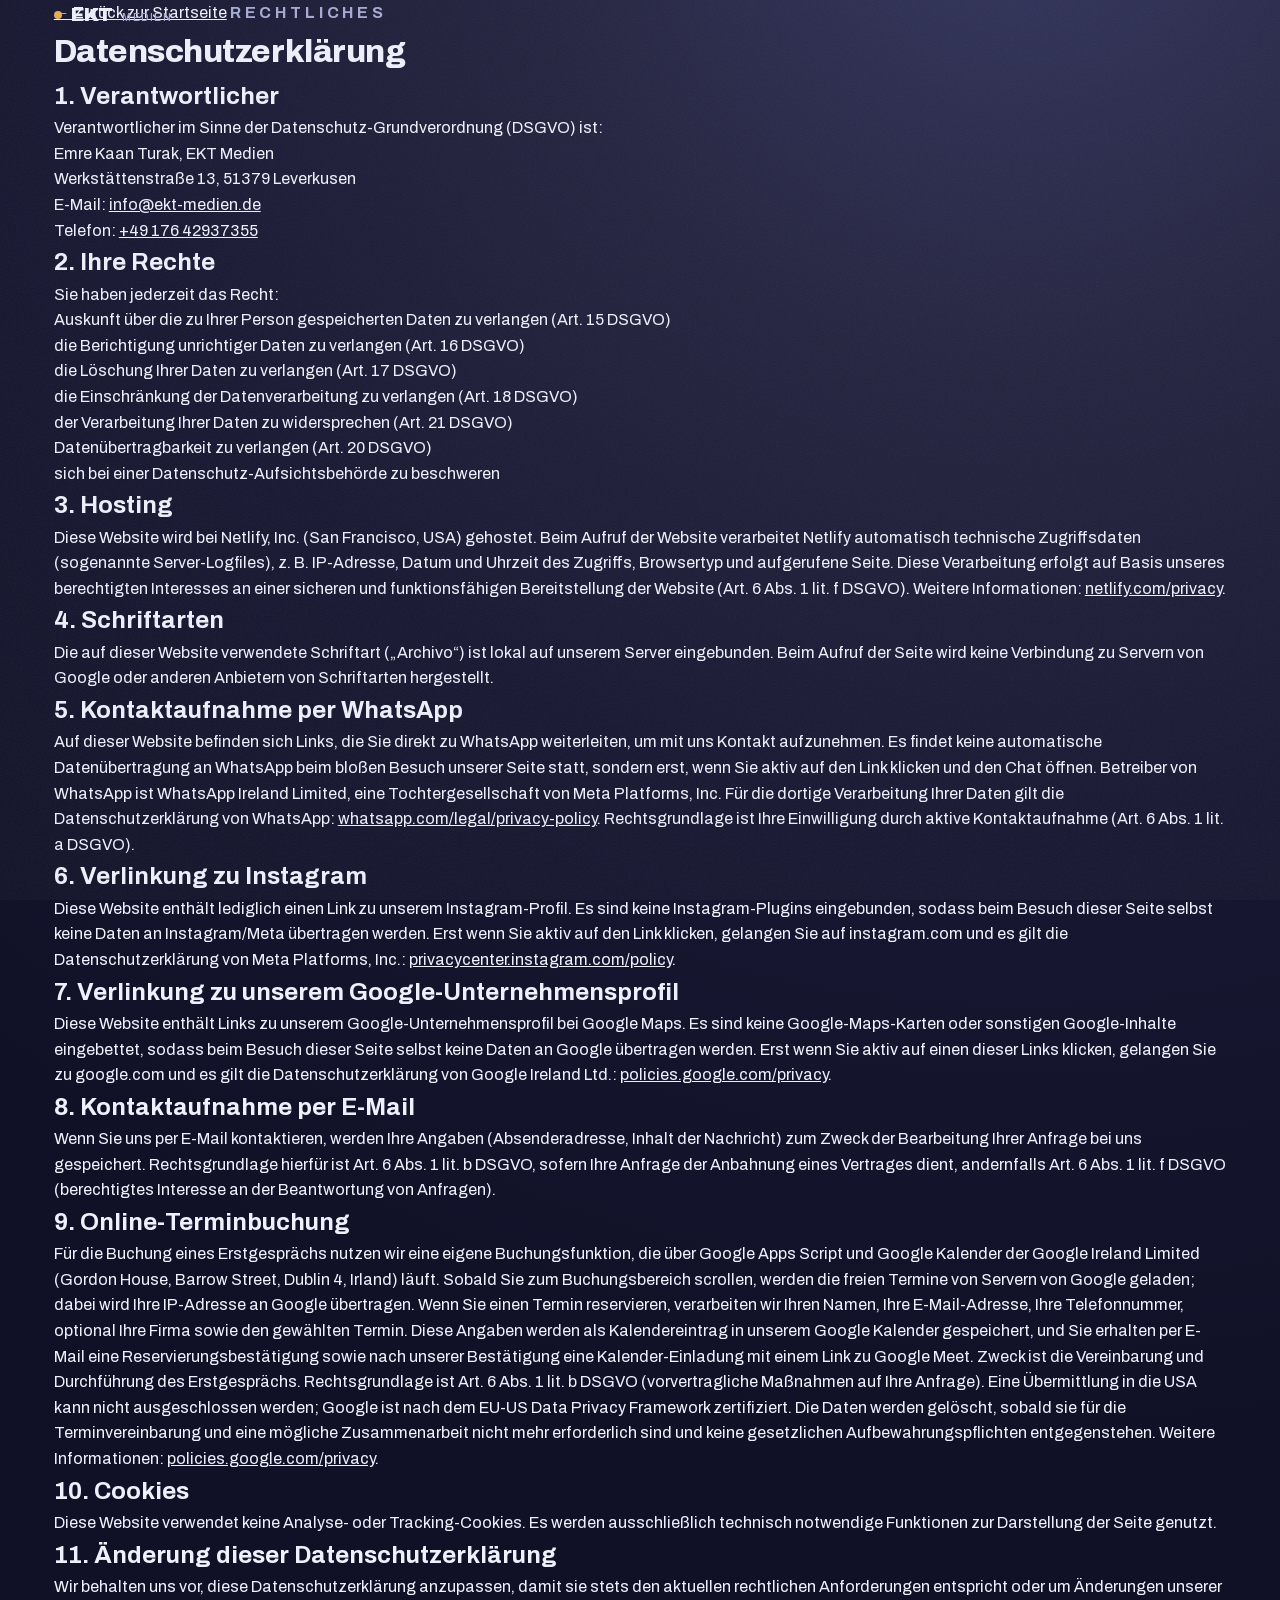
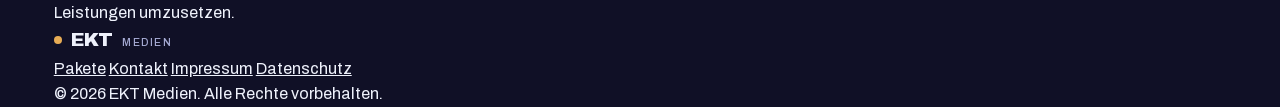
<file: datenschutz.html>
<!DOCTYPE html>
<html lang="de">
<head>
<meta charset="UTF-8">
<meta name="viewport" content="width=device-width, initial-scale=1">
<title>Datenschutzerklärung – EKT Medien</title>
<meta name="robots" content="noindex, follow">
<link rel="preload" href="assets/fonts/archivo-latin-v25.woff2" as="font" type="font/woff2" crossorigin>
<link rel="stylesheet" href="brand-tokens.css">
<link rel="stylesheet" href="styles.css">
</head>
<body class="brand-bg">

<nav class="nav">
  <div class="wrap">
    <a class="brand" href="index.html#top"><span class="dot"></span><span class="name">EKT</span><span class="sub">Medien</span></a>
  </div>
</nav>

<main class="legal">
  <div class="wrap">
    <a class="back" href="index.html#top">← Zurück zur Startseite</a>
    <span class="kicker">Rechtliches</span>
    <h1 class="headline">Datenschutzerklärung</h1>

    <h2>1. Verantwortlicher</h2>
    <p>
      Verantwortlicher im Sinne der Datenschutz-Grundverordnung (DSGVO) ist:<br>
      Emre Kaan Turak, EKT Medien<br>
      Werkstättenstraße 13, 51379 Leverkusen<br>
      E-Mail: <a class="inline" href="mailto:info@ekt-medien.de">info@ekt-medien.de</a><br>
      Telefon: <a class="inline" href="tel:+4917642937355">+49 176 42937355</a>
    </p>

    <h2>2. Ihre Rechte</h2>
    <p>Sie haben jederzeit das Recht:</p>
    <ul>
      <li>Auskunft über die zu Ihrer Person gespeicherten Daten zu verlangen (Art. 15 DSGVO)</li>
      <li>die Berichtigung unrichtiger Daten zu verlangen (Art. 16 DSGVO)</li>
      <li>die Löschung Ihrer Daten zu verlangen (Art. 17 DSGVO)</li>
      <li>die Einschränkung der Datenverarbeitung zu verlangen (Art. 18 DSGVO)</li>
      <li>der Verarbeitung Ihrer Daten zu widersprechen (Art. 21 DSGVO)</li>
      <li>Datenübertragbarkeit zu verlangen (Art. 20 DSGVO)</li>
      <li>sich bei einer Datenschutz-Aufsichtsbehörde zu beschweren</li>
    </ul>

    <h2>3. Hosting</h2>
    <p>
      Diese Website wird bei Netlify, Inc. (San Francisco, USA) gehostet. Beim Aufruf der Website verarbeitet Netlify automatisch technische Zugriffsdaten (sogenannte Server-Logfiles), z. B. IP-Adresse, Datum und Uhrzeit des Zugriffs, Browsertyp und aufgerufene Seite. Diese Verarbeitung erfolgt auf Basis unseres berechtigten Interesses an einer sicheren und funktionsfähigen Bereitstellung der Website (Art. 6 Abs. 1 lit. f DSGVO). Weitere Informationen: <a class="inline" href="https://www.netlify.com/privacy/" target="_blank" rel="noopener">netlify.com/privacy</a>.
    </p>

    <h2>4. Schriftarten</h2>
    <p>
      Die auf dieser Website verwendete Schriftart („Archivo“) ist lokal auf unserem Server eingebunden. Beim Aufruf der Seite wird keine Verbindung zu Servern von Google oder anderen Anbietern von Schriftarten hergestellt.
    </p>

    <h2>5. Kontaktaufnahme per WhatsApp</h2>
    <p>
      Auf dieser Website befinden sich Links, die Sie direkt zu WhatsApp weiterleiten, um mit uns Kontakt aufzunehmen. Es findet keine automatische Datenübertragung an WhatsApp beim bloßen Besuch unserer Seite statt, sondern erst, wenn Sie aktiv auf den Link klicken und den Chat öffnen. Betreiber von WhatsApp ist WhatsApp Ireland Limited, eine Tochtergesellschaft von Meta Platforms, Inc. Für die dortige Verarbeitung Ihrer Daten gilt die Datenschutzerklärung von WhatsApp: <a class="inline" href="https://www.whatsapp.com/legal/privacy-policy" target="_blank" rel="noopener">whatsapp.com/legal/privacy-policy</a>. Rechtsgrundlage ist Ihre Einwilligung durch aktive Kontaktaufnahme (Art. 6 Abs. 1 lit. a DSGVO).
    </p>

    <h2>6. Verlinkung zu Instagram</h2>
    <p>
      Diese Website enthält lediglich einen Link zu unserem Instagram-Profil. Es sind keine Instagram-Plugins eingebunden, sodass beim Besuch dieser Seite selbst keine Daten an Instagram/Meta übertragen werden. Erst wenn Sie aktiv auf den Link klicken, gelangen Sie auf instagram.com und es gilt die Datenschutzerklärung von Meta Platforms, Inc.: <a class="inline" href="https://privacycenter.instagram.com/policy" target="_blank" rel="noopener">privacycenter.instagram.com/policy</a>.
    </p>

    <h2>7. Verlinkung zu unserem Google-Unternehmensprofil</h2>
    <p>
      Diese Website enthält Links zu unserem Google-Unternehmensprofil bei Google Maps. Es sind keine Google-Maps-Karten oder sonstigen Google-Inhalte eingebettet, sodass beim Besuch dieser Seite selbst keine Daten an Google übertragen werden. Erst wenn Sie aktiv auf einen dieser Links klicken, gelangen Sie zu google.com und es gilt die Datenschutzerklärung von Google Ireland Ltd.: <a class="inline" href="https://policies.google.com/privacy" target="_blank" rel="noopener">policies.google.com/privacy</a>.
    </p>

    <h2>8. Kontaktaufnahme per E-Mail</h2>
    <p>
      Wenn Sie uns per E-Mail kontaktieren, werden Ihre Angaben (Absenderadresse, Inhalt der Nachricht) zum Zweck der Bearbeitung Ihrer Anfrage bei uns gespeichert. Rechtsgrundlage hierfür ist Art. 6 Abs. 1 lit. b DSGVO, sofern Ihre Anfrage der Anbahnung eines Vertrages dient, andernfalls Art. 6 Abs. 1 lit. f DSGVO (berechtigtes Interesse an der Beantwortung von Anfragen).
    </p>

    <h2>9. Online-Terminbuchung</h2>
    <p>
      Für die Buchung eines Erstgesprächs nutzen wir eine eigene Buchungsfunktion, die über Google Apps Script und Google Kalender der Google Ireland Limited (Gordon House, Barrow Street, Dublin 4, Irland) läuft. Sobald Sie zum Buchungsbereich scrollen, werden die freien Termine von Servern von Google geladen; dabei wird Ihre IP-Adresse an Google übertragen. Wenn Sie einen Termin reservieren, verarbeiten wir Ihren Namen, Ihre E-Mail-Adresse, Ihre Telefonnummer, optional Ihre Firma sowie den gewählten Termin. Diese Angaben werden als Kalendereintrag in unserem Google Kalender gespeichert, und Sie erhalten per E-Mail eine Reservierungsbestätigung sowie nach unserer Bestätigung eine Kalender-Einladung mit einem Link zu Google Meet. Zweck ist die Vereinbarung und Durchführung des Erstgesprächs. Rechtsgrundlage ist Art. 6 Abs. 1 lit. b DSGVO (vorvertragliche Maßnahmen auf Ihre Anfrage). Eine Übermittlung in die USA kann nicht ausgeschlossen werden; Google ist nach dem EU-US Data Privacy Framework zertifiziert. Die Daten werden gelöscht, sobald sie für die Terminvereinbarung und eine mögliche Zusammenarbeit nicht mehr erforderlich sind und keine gesetzlichen Aufbewahrungspflichten entgegenstehen. Weitere Informationen: <a class="inline" href="https://policies.google.com/privacy" target="_blank" rel="noopener">policies.google.com/privacy</a>.
    </p>

    <h2>10. Cookies</h2>
    <p>
      Diese Website verwendet keine Analyse- oder Tracking-Cookies. Es werden ausschließlich technisch notwendige Funktionen zur Darstellung der Seite genutzt.
    </p>

    <h2>11. Änderung dieser Datenschutzerklärung</h2>
    <p>
      Wir behalten uns vor, diese Datenschutzerklärung anzupassen, damit sie stets den aktuellen rechtlichen Anforderungen entspricht oder um Änderungen unserer Leistungen umzusetzen.
    </p>
  </div>
</main>

<footer>
  <div class="wrap">
    <a class="brand" href="index.html#top"><span class="dot"></span><span class="name">EKT</span><span class="sub">Medien</span></a>
    <nav>
      <a href="index.html#pakete">Pakete</a>
      <a href="index.html#kontakt">Kontakt</a>
      <a href="impressum.html">Impressum</a>
      <a href="datenschutz.html">Datenschutz</a>
    </nav>
    <span class="fine">© 2026 EKT Medien. Alle Rechte vorbehalten.</span>
  </div>
</footer>

</body>
</html>
</file>
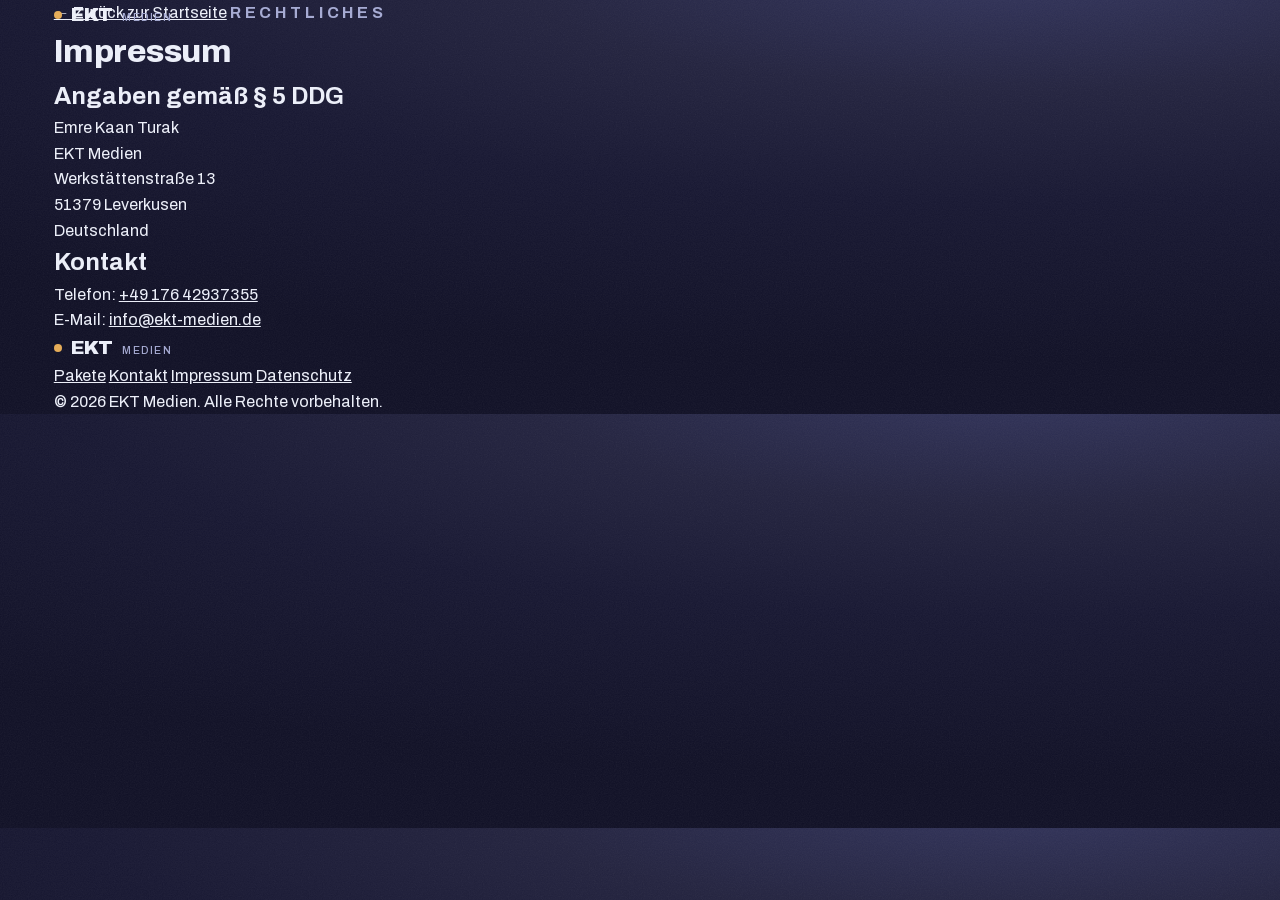
<file: impressum.html>
<!DOCTYPE html>
<html lang="de">
<head>
<meta charset="UTF-8">
<meta name="viewport" content="width=device-width, initial-scale=1">
<title>Impressum – EKT Medien</title>
<meta name="robots" content="noindex, follow">
<link rel="preload" href="assets/fonts/archivo-latin-v25.woff2" as="font" type="font/woff2" crossorigin>
<link rel="stylesheet" href="brand-tokens.css">
<link rel="stylesheet" href="styles.css">
</head>
<body class="brand-bg">

<nav class="nav">
  <div class="wrap">
    <a class="brand" href="index.html#top"><span class="dot"></span><span class="name">EKT</span><span class="sub">Medien</span></a>
  </div>
</nav>

<main class="legal">
  <div class="wrap">
    <a class="back" href="index.html#top">← Zurück zur Startseite</a>
    <span class="kicker">Rechtliches</span>
    <h1 class="headline">Impressum</h1>

    <h2>Angaben gemäß § 5 DDG</h2>
    <p>
      Emre Kaan Turak<br>
      EKT Medien<br>
      Werkstättenstraße 13<br>
      51379 Leverkusen<br>
      Deutschland
    </p>

    <h2>Kontakt</h2>
    <p>
      Telefon: <a class="inline" href="tel:+4917642937355">+49 176 42937355</a><br>
      E-Mail: <a class="inline" href="mailto:info@ekt-medien.de">info@ekt-medien.de</a>
    </p>

  </div>
</main>

<footer>
  <div class="wrap">
    <a class="brand" href="index.html#top"><span class="dot"></span><span class="name">EKT</span><span class="sub">Medien</span></a>
    <nav>
      <a href="index.html#pakete">Pakete</a>
      <a href="index.html#kontakt">Kontakt</a>
      <a href="impressum.html">Impressum</a>
      <a href="datenschutz.html">Datenschutz</a>
    </nav>
    <span class="fine">© 2026 EKT Medien. Alle Rechte vorbehalten.</span>
  </div>
</footer>

</body>
</html>
</file>
<file: brand-tokens.css>
/* ============================================================
   BRAND TOKENS — Indigo / Gold
   Schrift: Archivo (kommerziell frei, Google Fonts / OFL).
   Für den "Akira"-Look: Archivo im Expanded-Black-Schnitt
   (font-weight:900; font-stretch:125%).
   ============================================================ */

/* Archivo selbst gehostet (seit 2026-10-20, vorher Google Fonts): schneller + keine
   IP-Übertragung an Google. Variable Schrift, eine Datei deckt 400–900 ab. */
@font-face {
  font-family: "Archivo";
  font-style: normal;
  font-weight: 400 900;
  font-display: swap;
  src: url("assets/fonts/archivo-latin-ext-v25.woff2") format("woff2");
  unicode-range: U+0100-02BA, U+02BD-02C5, U+02C7-02CC, U+02CE-02D7, U+02DD-02FF, U+0304, U+0308, U+0329, U+1D00-1DBF, U+1E00-1E9F, U+1EF2-1EFF, U+2020, U+20A0-20AB, U+20AD-20C4, U+2113, U+2C60-2C7F, U+A720-A7FF;
}
@font-face {
  font-family: "Archivo";
  font-style: normal;
  font-weight: 400 900;
  font-display: swap;
  src: url("assets/fonts/archivo-latin-v25.woff2") format("woff2");
  unicode-range: U+0000-00FF, U+0131, U+0152-0153, U+02BB-02BC, U+02C6, U+02DA, U+02DC, U+0304, U+0308, U+0329, U+2000-206F, U+20AC, U+2122, U+2191, U+2193, U+2212, U+2215, U+FEFF, U+FFFD;
}

:root {
  /* --- Indigo / Blau (Basis, dunkel -> hell) --- */
  --indigo-900: #101026;  /* tiefstes Indigo, Hintergrund-Basis */
  --indigo-800: #141530;  /* dunkles Indigo */
  --indigo-700: #171732;  /* Indigo Grundton */
  --indigo-600: #23233F;  /* mittleres Indigo */
  --indigo-500: #34365F;  /* helleres Indigo (Verlauf / Glow) */
  --indigo-line: #4A4A7C; /* Rahmen / Linien / Outlines */
  --steel-blue: #A6ABD4;  /* Kicker / kleine Labels */
  --text-body:  #BFC1DB;  /* Fließtext auf Dunkel */
  --text-hi:    #EEF1FB;  /* Headline-Text / fast weiß */

  /* --- Gold / Orange (Akzent) --- */
  --gold:      #E7AC55;   /* Haupt-Akzent: Schrift, Linien, Punkte */
  --gold-dark: #C8892A;   /* Gold für helle Hintergründe (z.B. Print) */

  /* --- Split-Tone fürs Foto-Grading (Schatten -> Lichter) --- */
  --grade-shadow: #181A3C; /* rgb(24,26,60)   */
  --grade-mid:    #78788E; /* rgb(120,120,142)*/
  --grade-high:   #F2C67A; /* rgb(242,198,122)*/

  /* --- Standard-Hintergrundverlauf --- */
  --bg-gradient: radial-gradient(125% 95% at 80% -8%,
    #34365F 0%, #23233F 32%, #171732 60%, #101026 100%);
}

/* Flächen-Hintergrund */
.brand-bg {
  background: var(--bg-gradient);
  color: var(--text-hi);
}

/* Akzent-Wort ("Akira"-Gold-Element): nur auf DAS eine wichtige Wort */
.accent {
  font-family: "Archivo", sans-serif;
  font-weight: 900;
  font-stretch: 125%;          /* Expanded */
  color: var(--gold);
  text-transform: uppercase;
  letter-spacing: 0.005em;
}

/* Typo-Hierarchie */
.kicker {
  font-family: "Archivo", sans-serif;
  font-weight: 700;
  text-transform: uppercase;
  letter-spacing: 0.24em;
  color: var(--steel-blue);
}
.headline {
  font-family: "Archivo", sans-serif;
  font-weight: 800;
  letter-spacing: -0.015em;
  color: var(--text-hi);
}
.body {
  font-family: "Archivo", sans-serif;
  font-weight: 440;
  color: var(--text-body);
}

/* Faustregel: Gold sparsam. Pro Fläche idealerweise nur EIN
   Element in Gold (ein Wort / eine Linie / ein Punkt),
   alles andere in Indigo-Tönen und Weiß. */
</file>
<file: styles.css>
/* ============================================================
   EKT MEDIEN — Landingpage Styles (Redesign 2026-10)
   Farben kommen aus brand-tokens.css (Indigo / Gold).
   Schrift: nur Archivo (Brand). Akzentwort = .accent aus brand-tokens.css
   (Archivo Expanded-Black, Gold, Versalien), genau eins pro Headline.
   ============================================================ */

:root {
  --bg: #0A0A17;
  --bg-2: var(--indigo-900);
  --bg-3: var(--indigo-800);
  --line: rgba(166, 171, 212, .13);
  --line-2: rgba(166, 171, 212, .26);
  --text: var(--text-hi);
  --muted: #A3A7C9;
  --dim: #767AA2;

  --f-sans: "Archivo", "Helvetica Neue", Arial, sans-serif;

  --pad: clamp(20px, 4.2vw, 64px);
  --max: 1440px;
  --ease: cubic-bezier(.2, .7, .1, 1);
  --radius: 6px;
  interpolate-size: allow-keywords;
}

*, *::before, *::after { box-sizing: border-box; }
html { scroll-behavior: smooth; -webkit-text-size-adjust: 100%; overflow-x: clip; }
body {
  margin: 0;
  background: var(--bg);
  color: var(--muted);
  font-family: var(--f-sans);
  font-weight: 420;
  font-size: 16px;
  line-height: 1.6;
  -webkit-font-smoothing: antialiased;
  -moz-osx-font-smoothing: grayscale;
  overflow-x: clip;
}
/* Filmkorn über der ganzen Seite */
body::after {
  content: "";
  position: fixed; inset: 0;
  z-index: 200;
  pointer-events: none;
  opacity: .07;
  background-image: url("data:image/svg+xml;utf8,<svg xmlns='http://www.w3.org/2000/svg' width='160' height='160'><filter id='n'><feTurbulence type='fractalNoise' baseFrequency='.85' numOctaves='3' stitchTiles='stitch'/><feColorMatrix type='saturate' values='0'/></filter><rect width='100%25' height='100%25' filter='url(%23n)'/></svg>");
}
img, video { max-width: 100%; display: block; }
a { color: inherit; }
ul, ol { margin: 0; padding: 0; list-style: none; }
h1, h2, h3, p, figure, blockquote, dl, dd { margin: 0; }
::selection { background: var(--gold); color: var(--bg); }
:focus-visible { outline: 2px solid var(--gold); outline-offset: 3px; border-radius: 2px; }

.wrap { width: 100%; max-width: var(--max); margin-inline: auto; padding-inline: var(--pad); }

/* ---------- Typo-Bausteine ---------- */
.label {
  font-family: var(--f-sans);
  font-size: 11.5px;
  font-weight: 700;
  letter-spacing: .2em;
  text-transform: uppercase;
  color: var(--steel-blue);
}

.sec-head { display: grid; gap: 22px; max-width: 980px; }
.sec-head.is-center { margin-inline: auto; text-align: center; justify-items: center; }
.sec-num { display: inline-flex; align-items: center; gap: 10px; }
.sec-num::before { content: ""; width: 7px; height: 7px; border-radius: 50%; background: var(--gold); }
.sec-title {
  font-family: var(--f-sans);
  font-weight: 650;
  font-size: clamp(2.3rem, 5.4vw, 5.2rem);
  line-height: .98;
  letter-spacing: -.035em;
  color: var(--text);
  text-wrap: balance;
}
.sec-title .accent { font-size: .86em; letter-spacing: -.01em; }
.sec-sub { font-size: clamp(16px, 1.25vw, 18.5px); max-width: 58ch; color: var(--muted); }
.sec-head.is-center .sec-sub { margin-inline: auto; }

/* ---------- Buttons ---------- */
.btn {
  --h: 54px;
  position: relative;
  display: inline-flex; align-items: center; justify-content: center; gap: 12px;
  height: var(--h);
  padding-inline: 26px;
  border-radius: 999px;
  font-family: var(--f-sans);
  font-weight: 600;
  font-size: 15px;
  letter-spacing: -.005em;
  text-decoration: none;
  white-space: nowrap;
  overflow: hidden;
  isolation: isolate;
  transition: transform .5s var(--ease), background-color .3s, color .3s, border-color .3s;
}
.btn svg { width: 18px; height: 18px; flex: none; transition: transform .5s var(--ease); }
.btn svg.ico { fill: currentColor; width: 19px; height: 19px; }
.btn:hover svg:not(.ico) { transform: translateX(4px); }
.btn-gold { background: var(--gold); color: #120F08; }
.btn-gold::before {
  content: ""; position: absolute; inset: 0; z-index: -1;
  background: #F3C47E;
  transform: translateY(101%);
  border-radius: inherit;
  transition: transform .5s var(--ease);
}
.btn-gold:hover::before { transform: translateY(0); }
.btn-ghost { color: var(--text); border: 1px solid var(--line-2); background: rgba(10, 10, 23, .25); backdrop-filter: blur(8px); -webkit-backdrop-filter: blur(8px); }
.btn-ghost:hover { border-color: var(--text); }
.btn-sm { --h: 42px; padding-inline: 18px; font-size: 13.5px; }
.btn-lg { --h: 62px; padding-inline: 32px; font-size: 16px; }
.btn-block { width: 100%; }
.btn:active { transform: scale(.98); }

.icon-btn {
  display: inline-flex; align-items: center; justify-content: center;
  width: 40px; height: 40px; border-radius: 50%;
  border: 1px solid var(--line-2);
  color: var(--text);
  transition: border-color .3s, color .3s, background-color .3s;
}
.icon-btn svg { width: 16px; height: 16px; fill: currentColor; }
.icon-btn:hover { border-color: var(--gold); color: var(--gold); }
.nav-social { display: flex; gap: 8px; }

.round-btn {
  width: 48px; height: 48px; border-radius: 50%;
  display: inline-flex; align-items: center; justify-content: center;
  background: transparent; color: var(--text);
  border: 1px solid var(--line-2); cursor: pointer;
  transition: border-color .3s, background-color .3s, color .3s;
}
.round-btn svg { width: 18px; height: 18px; }
.round-btn:hover { background: var(--text); color: var(--bg); border-color: var(--text); }

/* ---------- Brand-Mark ---------- */
.brand { display: inline-flex; align-items: baseline; gap: 9px; text-decoration: none; }
.brand .dot { align-self: center; width: 8px; height: 8px; border-radius: 50%; background: var(--gold); }
.brand .name { font-weight: 900; font-stretch: 125%; font-size: 19px; color: var(--text); letter-spacing: .01em; }
.brand .sub { font-family: var(--f-sans); font-weight: 700; font-weight: 500; font-size: 10.5px; letter-spacing: .14em; text-transform: uppercase; color: var(--steel-blue); }

/* ============================================================
   NAV
   ============================================================ */
.nav {
  position: fixed; inset: 0 0 auto 0; z-index: 100;
  transition: background-color .4s, border-color .4s, transform .5s var(--ease);
  border-bottom: 1px solid transparent;
}
.nav.is-scrolled {
  background: rgba(10, 10, 23, .72);
  backdrop-filter: blur(16px) saturate(140%);
  -webkit-backdrop-filter: blur(16px) saturate(140%);
  border-bottom-color: var(--line);
}
.nav.is-hidden { transform: translateY(-100%); }
.nav-inner {
  max-width: var(--max); margin-inline: auto; padding-inline: var(--pad);
  height: 76px; display: flex; align-items: center; justify-content: space-between; gap: 24px;
}
.nav-links { display: flex; gap: 34px; }
.nav-links a {
  position: relative;
  font-size: 14px; font-weight: 500; text-decoration: none; color: var(--muted);
  transition: color .3s;
}
.nav-links a::after {
  content: ""; position: absolute; left: 0; right: 0; bottom: -6px; height: 1px;
  background: var(--gold); transform: scaleX(0); transform-origin: right;
  transition: transform .5s var(--ease);
}
.nav-links a:hover { color: var(--text); }
.nav-links a:hover::after { transform: scaleX(1); transform-origin: left; }
.nav-cta { display: flex; align-items: center; gap: 14px; }
.nav-toggle {
  display: none; width: 44px; height: 44px; border-radius: 50%;
  border: 1px solid var(--line-2); background: transparent; cursor: pointer;
  position: relative; z-index: 2;
}
.nav-toggle span {
  position: absolute; left: 13px; right: 13px; height: 1.5px; background: var(--text);
  transition: transform .5s var(--ease), top .5s var(--ease);
}
.nav-toggle span:first-child { top: 18px; }
.nav-toggle span:last-child { top: 25px; }
.nav-toggle[aria-expanded="true"] span:first-child { top: 21.5px; transform: rotate(45deg); }
.nav-toggle[aria-expanded="true"] span:last-child { top: 21.5px; transform: rotate(-45deg); }

@media (max-width: 1100px) { .nav-links { display: none; } }
@media (max-width: 860px) {
  .nav-inner { height: 66px; }
  .nav-cta .nav-social, .nav-cta .btn { display: none; }
  .nav-toggle { display: block; }
}

.mobile-drawer {
  position: fixed; inset: 0; z-index: 90;
  background: var(--bg);
  display: flex; flex-direction: column; justify-content: space-between;
  padding: 110px var(--pad) 32px;
  clip-path: inset(0 0 100% 0);
  visibility: hidden;
  transition: clip-path .7s var(--ease), visibility 0s linear .7s;
}
.mobile-drawer.is-open { clip-path: inset(0 0 0 0); visibility: visible; transition: clip-path .7s var(--ease), visibility 0s; }
.drawer-links { display: flex; flex-direction: column; }
.drawer-links a {
  display: flex; align-items: baseline; gap: 16px;
  padding-block: 14px; border-bottom: 1px solid var(--line);
  font-size: clamp(2.2rem, 10vw, 3.4rem); font-weight: 650; letter-spacing: -.04em; line-height: 1;
  color: var(--text); text-decoration: none;
}
.drawer-links .label { font-size: 11px; transform: translateY(-1.1em); }
.drawer-foot { display: grid; gap: 18px; }

/* ============================================================
   HERO
   ============================================================ */
.hero {
  position: relative;
  min-height: 100svh;
  display: flex;
  overflow: hidden;
  background: var(--bg-2);
}
.hero {
  background:
    radial-gradient(60% 55% at 84% -10%, rgba(242, 198, 122, .16) 0%, rgba(242, 198, 122, 0) 60%),
    radial-gradient(95% 80% at 16% -18%, var(--indigo-500) 0%, var(--indigo-600) 26%, var(--indigo-700) 48%, var(--indigo-800) 68%, var(--indigo-900) 88%, var(--bg) 100%);
}
.hero-particles { position: absolute; inset: 0; width: 100%; height: 100%; display: block; pointer-events: none; z-index: 0; }
/* Startsequenz (app.js setzt .is-ready, sobald Schriften + Layout stehen): Einblendungen warten bis dahin,
   damit sie nicht in den ersten Seitenaufbau hinein ruckeln; die Partikel blenden danach weich ein. */
.js:not(.is-ready) .hero-title .line > span,
.js:not(.is-ready) .hero-bottom,
.js:not(.is-ready) .hero-stats,
.js:not(.is-ready) .hero-top { animation-play-state: paused; }
.js .hero-particles { opacity: 0; transition: opacity 1.6s var(--ease) .5s; }
.js.is-ready .hero-particles { opacity: 1; }
.hero-inner {
  position: relative; z-index: 1;
  min-height: 100svh;
  display: flex; flex-direction: column; justify-content: flex-end;
  padding-top: 160px; padding-bottom: 40px;
}
.hero-top {
  position: absolute; top: 104px; left: var(--pad); right: var(--pad);
  display: flex; justify-content: space-between; gap: 20px;
  opacity: 0; animation: fadeIn 1s .9s forwards;
}
@keyframes fadeIn { to { opacity: 1; } }

.hero-title {
  font-weight: 650;
  font-size: clamp(2.9rem, 8.6vw, 9.6rem);
  line-height: .9;
  letter-spacing: -.045em;
  color: var(--text);
  margin-bottom: clamp(28px, 4vw, 52px);
}
.hero-title .line { display: block; overflow: hidden; padding-bottom: .09em; margin-bottom: -.09em; }
.hero-title .line > span { display: inline-block; transform: translateY(110%); animation: rise 1.25s var(--ease) forwards; }
.hero-title .line:nth-child(2) > span { animation-delay: .12s; }
.hero-title .accent { font-size: .86em; letter-spacing: -.01em; }
@keyframes rise { to { transform: translateY(0); } }

.hero-bottom {
  display: flex; align-items: flex-end; justify-content: space-between; gap: 32px 48px; flex-wrap: wrap;
  padding-bottom: 32px; border-bottom: 1px solid var(--line-2);
  opacity: 0; animation: fadeUp 1s .55s var(--ease) forwards;
}
.hero-lead { max-width: 46ch; font-size: clamp(16px, 1.3vw, 18.5px); color: #C9CBE2; }
.hero-cta { display: flex; gap: 12px; flex-wrap: wrap; }
@keyframes fadeUp { from { opacity: 0; transform: translateY(18px); } to { opacity: 1; transform: none; } }

.hero-stats {
  display: grid; grid-template-columns: repeat(3, auto); justify-content: start; gap: 12px clamp(32px, 6vw, 96px);
  padding-top: 22px;
  opacity: 0; animation: fadeIn 1s .8s forwards;
}
.hero-stats div { display: flex; align-items: baseline; gap: 12px; }
.hero-stats dt { font-weight: 800; font-stretch: 112%; font-size: 20px; color: var(--text); letter-spacing: -.01em; }
.hero-stats .star { color: var(--gold); }
.hero-stats dd { font-family: var(--f-sans); font-weight: 700; font-size: 11.5px; text-transform: uppercase; letter-spacing: .06em; color: var(--steel-blue); }

/* 3D-Tiefe im Hero (app.js setzt --hx/--hy = Maus -1…1, --hs = Scroll 0…1).
   Headline neigt sich minimal im Raum, Text/Buttons/Zahlen liegen auf eigenen Ebenen; beim Scrollen
   tritt die Headline leicht in die Tiefe zurück und alles blendet weich weg (kein Verschieben, sonst
   schneidet der Hero-Rand die Zahlen unten ab). Über die Einzel-Eigenschaften `translate` und
   `rotate`/`transform` auf Elementen ohne eigene Transform-Animation, damit die Einblend-Animationen
   nichts überschreiben. */
.hero-inner { opacity: calc(1 - var(--hs, 0) * .7); will-change: opacity; }
.hero-title {
  transform-origin: 40% 70%;
  will-change: transform; /* riesige Schrift einmal rastern, beim Scrollen nur verschieben */
  transform:
    perspective(1200px)
    rotateX(calc(var(--hy, 0) * -3.2deg))
    rotateY(calc(var(--hx, 0) * 4.5deg))
    translate3d(calc(var(--hx, 0) * 12px), calc(var(--hy, 0) * 8px), 0)
    scale(calc(1 - var(--hs, 0) * .08));
}
.hero-bottom { translate: calc(var(--hx, 0) * 5px) calc(var(--hy, 0) * 3px); }
.hero-stats { translate: calc(var(--hx, 0) * 2px) calc(var(--hy, 0) * 1px); }
.hero-top { translate: calc(var(--hx, 0) * -4px) calc(var(--hy, 0) * -3px); }

@media (max-width: 860px) {
  .hero-top { top: 84px; }
  .hero-inner { padding-bottom: 28px; }
  .hero-cta { width: 100%; }
  .hero-cta .btn { flex: 1 1 100%; }
  .hero-stats { grid-template-columns: repeat(2, auto); gap: 8px 28px; }
  .hero-stats div { flex-direction: column; gap: 2px; }
}

/* ============================================================
   MARQUEES
   ============================================================ */
.clients { padding-block: 56px 64px; border-bottom: 1px solid var(--line); }
.clients-head { margin-bottom: 36px; }
.marquee {
  overflow: hidden;
  -webkit-mask-image: linear-gradient(90deg, transparent, #000 10%, #000 90%, transparent);
          mask-image: linear-gradient(90deg, transparent, #000 10%, #000 90%, transparent);
}
/* Läuft ununterbrochen: kein Pausieren bei Hover/Tap, keine Klick-/Auswahl-/Zieh-Möglichkeit */
.marquee { pointer-events: none; user-select: none; -webkit-user-select: none; -webkit-touch-callout: none; }
.marquee img { -webkit-user-drag: none; }
.marquee-track { display: flex; width: max-content; animation: marquee 48s linear infinite; will-change: transform; backface-visibility: hidden; }
@keyframes marquee { to { transform: translateX(-50%); } }
.logo-set { display: flex; align-items: center; gap: clamp(48px, 6vw, 88px); padding-right: clamp(48px, 6vw, 88px); }
.logo-item {
  width: auto; height: auto; max-width: 140px; max-height: 28px; object-fit: contain;
  filter: grayscale(1) brightness(0) invert(1);
  opacity: .55;
}
.logo-item--tall { max-height: 50px; }


/* ============================================================
   SECTIONS
   ============================================================ */
.section { padding-block: clamp(80px, 12vw, 170px); position: relative; }
.section + .section { border-top: 1px solid var(--line); }

/* Arbeiten */
.work { padding-bottom: 0; overflow: hidden; }
.media {
  position: relative; overflow: hidden; border-radius: var(--radius);
  background: linear-gradient(150deg, var(--grade-shadow) 0%, #2A2B4A 60%, #3A3550 100%);
}
.media video { width: 100%; height: 100%; object-fit: cover; transition: transform 1.2s var(--ease); }

/* Reels */
.reels { margin-top: clamp(40px, 6vw, 80px); }
.reels-head { display: flex; justify-content: space-between; align-items: center; margin-bottom: 26px; }
.reels-nav { display: flex; gap: 10px; }
.carousel {
  overflow-x: auto; overscroll-behavior-x: contain; scrollbar-width: none;
  cursor: grab; scroll-snap-type: x mandatory;
  padding-inline: max(var(--pad), calc((100vw - var(--max)) / 2 + var(--pad)));
  scroll-padding-inline: max(var(--pad), calc((100vw - var(--max)) / 2 + var(--pad)));
}
.carousel::-webkit-scrollbar { display: none; }
.carousel.is-dragging { cursor: grabbing; scroll-snap-type: none; }
.carousel.is-dragging video { pointer-events: none; }
.carousel-track { display: flex; gap: clamp(12px, 1.4vw, 20px); width: max-content; }
.reel {
  position: relative; overflow: hidden; flex: none;
  width: clamp(210px, 21vw, 320px); aspect-ratio: 9 / 16;
  border-radius: 10px; scroll-snap-align: start;
  background: linear-gradient(150deg, var(--grade-shadow) 0%, #2A2B4A 60%, #3A3550 100%);
}
.reel video { width: 100%; height: 100%; object-fit: cover; user-select: none; -webkit-user-drag: none; }
.carousel-progress { margin-top: 28px; height: 1px; background: var(--line-2); position: relative; }
.carousel-progress span { position: absolute; left: 0; top: 0; height: 1px; width: 20%; background: var(--text); transition: transform .2s linear; }

/* Ablauf */
.process { background: var(--bg-2); }
.steps {
  position: relative;
  margin-top: clamp(48px, 7vw, 96px);
  display: grid; grid-template-columns: repeat(3, 1fr); gap: 32px;
  padding-top: 44px;
}
.steps-rail { position: absolute; left: 0; right: 0; top: 7px; height: 1px; background: var(--line-2); }
.steps-fill { position: absolute; inset: 0; background: var(--gold); transform-origin: left; transform: scaleX(var(--p, 0)); }
.step { position: relative; display: grid; gap: 14px; align-content: start; }
.step-dot {
  position: absolute; top: -44px; left: 0;
  width: 15px; height: 15px; border-radius: 50%;
  background: var(--bg-2); border: 1px solid var(--line-2);
  transition: background-color .4s, border-color .4s, box-shadow .4s;
}
.step.is-active .step-dot { background: var(--gold); border-color: var(--gold); box-shadow: 0 0 0 6px rgba(231,172,85,.15); }
.step h3 { font-weight: 650; font-size: clamp(1.5rem, 2.2vw, 2.1rem); letter-spacing: -.035em; line-height: 1.05; color: var(--text); }
.step p { font-size: 15.5px; max-width: 34ch; }
@media (max-width: 900px) {
  .steps { grid-template-columns: 1fr; gap: 32px; padding-top: 0; padding-left: 44px; }
  .steps-rail { left: 7px; right: auto; top: 0; bottom: 0; width: 1px; height: auto; }
  .steps-fill { transform-origin: top; transform: scaleY(var(--p, 0)); }
  .step-dot { top: 6px; left: -44px; }
}

/* Stimmen */
.proof-head { display: flex; justify-content: space-between; align-items: flex-end; gap: 32px; flex-wrap: wrap; }
.gp-badge { display: flex; align-items: center; gap: 14px; text-decoration: none; }
.gp-logo { width: 28px; height: 28px; }
.gp-score { font-weight: 800; font-stretch: 125%; font-size: clamp(2.6rem, 4.6vw, 4rem); line-height: .85; letter-spacing: -.04em; color: var(--text); }
.gp-meta { display: grid; gap: 4px; }
.gp-stars { color: var(--gold); font-size: 15px; letter-spacing: .14em; }
.gp-count { font-family: var(--f-sans); font-weight: 700; font-size: 11px; letter-spacing: .06em; text-transform: uppercase; color: var(--steel-blue); }
.gp-badge:hover .gp-count { color: var(--gold); }

.testi-row {
  width: 100%; max-width: var(--max); margin: clamp(40px, 6vw, 80px) auto 0; padding-inline: var(--pad);
  display: grid; grid-template-columns: repeat(3, 1fr); gap: 16px;
}
.testi {
  position: relative; display: flex; flex-direction: column; justify-content: space-between; gap: 24px;
  padding: 28px; border: 1px solid var(--line); border-radius: var(--radius); background: rgba(16,16,38,.55);
  isolation: isolate;
}
.testi::before {
  content: ""; position: absolute; inset: 0; z-index: -1; pointer-events: none; border-radius: inherit;
  background: radial-gradient(420px circle at var(--mx, 50%) var(--my, 50%), rgba(231,172,85,.07), transparent 60%);
  opacity: 0; transition: opacity .4s;
}
.testi:hover::before { opacity: 1; }
.testi blockquote { font-size: clamp(16px, 1.25vw, 18px); line-height: 1.5; letter-spacing: -.01em; color: var(--text); font-weight: 450; }
.testi figcaption { display: flex; align-items: center; gap: 12px; flex-wrap: wrap; font-family: var(--f-sans); font-weight: 700; font-size: 11px; letter-spacing: .05em; text-transform: uppercase; color: var(--steel-blue); }
.testi .stars { color: var(--gold); letter-spacing: .12em; font-size: 12px; }
.gp-mark { width: 14px; height: 14px; }
/* Handy: Bewertungen nebeneinander zum Wischen statt untereinander */
@media (max-width: 820px) {
  .testi-row {
    display: flex; overflow-x: auto; scroll-snap-type: x mandatory; scrollbar-width: none;
    scroll-padding-inline: var(--pad); overscroll-behavior-x: contain;
  }
  .testi-row::-webkit-scrollbar { display: none; }
  .testi { flex: none; width: min(84%, 380px); scroll-snap-align: start; }
}

/* Pakete */
.plans-sec { background: var(--bg-2); }
.plans { margin-top: clamp(40px, 6vw, 80px); display: grid; grid-template-columns: repeat(3, 1fr); gap: 16px; align-items: stretch; }
.plan {
  position: relative; display: flex; flex-direction: column; gap: 14px;
  padding: clamp(24px, 2.6vw, 36px);
  border: 1px solid var(--line-2); border-radius: 10px;
  background: var(--bg);
  isolation: isolate; overflow: hidden;
}
.plan::before {
  content: ""; position: absolute; inset: 0; z-index: -1; pointer-events: none;
  background: radial-gradient(380px circle at var(--mx, 50%) var(--my, 0%), rgba(231,172,85,.09), transparent 65%);
  opacity: 0; transition: opacity .4s;
}
.plan:hover::before { opacity: 1; }
.plan.is-core { border-color: rgba(231,172,85,.55); background: linear-gradient(180deg, #17172F 0%, var(--bg) 100%); }
.plan.is-core::after { content: ""; position: absolute; left: 0; right: 0; top: 0; height: 1px; background: linear-gradient(90deg, transparent, var(--gold), transparent); }
.plan .badge {
  position: absolute; top: 22px; right: 22px;
  font-family: var(--f-sans); font-weight: 700; font-size: 10.5px; text-transform: uppercase; letter-spacing: .06em;
  color: #120F08; background: var(--gold); padding: 6px 10px; border-radius: 999px;
}
.plan h3 { font-weight: 650; font-size: clamp(1.6rem, 2.3vw, 2.2rem); letter-spacing: -.035em; line-height: 1.05; color: var(--text); margin-top: 10px; }
.plan-sub { font-size: 15.5px; }
.plan ul { margin-block: 6px 22px; border-top: 1px solid var(--line); flex: 1; align-content: start; }
.plan li { position: relative; padding: 12px 0 12px 26px; border-bottom: 1px solid var(--line); font-size: 15px; color: #D3D5EA; }
.plan li::before { content: ""; position: absolute; left: 0; top: 1.3em; width: 12px; height: 1px; background: var(--gold); }
/* Kampagne & Produktion: Schnelldurchlauf der Formate (Kinoformat, Etikett folgt dem Schnitt) */
.plan-video { aspect-ratio: 960 / 400; margin-bottom: 6px; }
.plan-tag {
  position: absolute; left: 10px; top: 10px;
  font-family: var(--f-sans); font-weight: 700; font-size: 10px; letter-spacing: .06em; text-transform: uppercase;
  color: var(--text); background: rgba(10,10,23,.6); backdrop-filter: blur(8px); -webkit-backdrop-filter: blur(8px);
  padding: 5px 9px; border-radius: 999px;
}
@media (max-width: 1000px) { .plans { grid-template-columns: 1fr; max-width: 620px; } }

/* Über uns */
.about-grid { display: grid; grid-template-columns: 1fr 1fr; gap: clamp(48px, 7vw, 120px); align-items: center; }
.about-visual { position: relative; display: flex; justify-content: center; padding-block: 40px; }
.about-media { position: relative; z-index: 2; width: min(340px, 64%); }
.about-media .media { aspect-ratio: 9 / 16; border-radius: 10px; box-shadow: 0 40px 80px -30px rgba(0,0,0,.7); }
.about-photo {
  position: absolute; z-index: 1;
  width: 40%; aspect-ratio: 3 / 4; object-fit: cover; border-radius: 8px;
  filter: saturate(.85);
  box-shadow: 0 30px 60px -30px rgba(0,0,0,.7);
}
.about-photo--rig { left: 0; top: 4%; transform: rotate(-4deg); }
.about-photo--location { right: 0; top: 16%; transform: rotate(4deg); }
.about-photo--portrait { z-index: 3; right: 8%; bottom: 0; width: 30%; transform: rotate(-2deg); border: 4px solid var(--bg); }
.about-copy { display: grid; gap: 32px; }
.about-note { font-size: 17px; padding-left: 20px; border-left: 1px solid var(--gold); max-width: 50ch; }
@media (max-width: 900px) {
  .about-grid { grid-template-columns: 1fr; }
  .about-photo { display: none; }
  .about-media { width: min(240px, 62%); }
  .about-visual { order: 2; padding-block: 0; }
}

/* FAQ */
.faq { background: var(--bg-2); }
.faq-grid { display: grid; grid-template-columns: .8fr 1.2fr; gap: clamp(40px, 6vw, 110px); align-items: start; }
.faq-head { position: sticky; top: 120px; }
.faq-list { border-top: 1px solid var(--line-2); }
details { border-bottom: 1px solid var(--line-2); }
summary {
  cursor: pointer; list-style: none;
  display: flex; align-items: center; justify-content: space-between; gap: 24px;
  padding: 26px 0;
  font-weight: 550; font-size: clamp(17px, 1.45vw, 20px); letter-spacing: -.015em; color: var(--text);
  transition: color .3s;
}
summary::-webkit-details-marker { display: none; }
summary:hover { color: var(--gold); }
.plus { position: relative; flex: none; width: 34px; height: 34px; border-radius: 50%; border: 1px solid var(--line-2); transition: transform .5s var(--ease), background-color .3s, border-color .3s; }
.plus::before, .plus::after { content: ""; position: absolute; left: 50%; top: 50%; width: 12px; height: 1.5px; background: var(--text); transform: translate(-50%, -50%); transition: transform .5s var(--ease); }
.plus::after { transform: translate(-50%, -50%) rotate(90deg); }
details[open] .plus { background: var(--gold); border-color: var(--gold); transform: rotate(180deg); }
details[open] .plus::before, details[open] .plus::after { background: #120F08; }
details[open] .plus::after { transform: translate(-50%, -50%) rotate(0deg); }
details p { padding: 0 60px 28px 0; font-size: 16.5px; max-width: 64ch; }
details::details-content { height: 0; overflow: clip; transition: height .5s var(--ease), content-visibility .5s allow-discrete; }
details[open]::details-content { height: auto; }
@media (max-width: 900px) {
  .faq-grid { grid-template-columns: 1fr; }
  .faq-head { position: static; }
  details p { padding-right: 0; }
}

/* Final CTA */
.final {
  position: relative; overflow: hidden;
  padding-block: clamp(120px, 16vw, 220px);
  text-align: center;
  border-top: 1px solid var(--line);
}
.final {
  background:
    radial-gradient(50% 60% at 50% 110%, rgba(231, 172, 85, .14) 0%, rgba(231, 172, 85, 0) 70%),
    radial-gradient(80% 70% at 50% 0%, var(--indigo-600) 0%, var(--bg) 75%);
}
.final-inner { position: relative; z-index: 1; display: grid; justify-items: center; gap: 28px; }
.final-title {
  font-weight: 650; font-size: clamp(2.6rem, 7.6vw, 8rem); line-height: .95; letter-spacing: -.045em;
  color: var(--text); max-width: 14ch; text-wrap: balance;
}
.final-title .accent { font-size: .86em; letter-spacing: -.01em; }
.final-lead { max-width: 54ch; font-size: clamp(16px, 1.3vw, 18.5px); color: #C9CBE2; }
.final-cta { display: flex; gap: 12px; flex-wrap: wrap; justify-content: center; margin-top: 10px; }
.final .fine { font-size: 14px; color: var(--dim); }
.final .fine a { color: var(--muted); }
.final .fine a:hover { color: var(--gold); }
.final-alt { margin-top: 12px; font-size: 14.5px; color: var(--dim); }
.final-cta .btn { --h: 48px; font-size: 14.5px; }

/* Terminbuchung */
.booking {
  width: 100%; max-width: 640px; text-align: left;
  display: grid; gap: 16px;
  padding: clamp(22px, 3vw, 36px);
  border: 1px solid rgba(231,172,85,.45); border-radius: 12px;
  background: linear-gradient(180deg, rgba(23,23,47,.92) 0%, rgba(10,10,23,.92) 100%);
  backdrop-filter: blur(10px); -webkit-backdrop-filter: blur(10px);
}
.booking-step { display: grid; gap: 12px; }
.booking [hidden] { display: none !important; }
.booking-days, .booking-times { display: flex; gap: 8px; flex-wrap: wrap; margin-bottom: 10px; }
.booking-days { flex-wrap: nowrap; overflow-x: auto; scrollbar-width: none; margin-inline: -4px; padding: 2px 4px; }
.booking-days::-webkit-scrollbar { display: none; }
.booking-hint { font-size: 14.5px; color: var(--dim); }
.chip {
  flex: none; cursor: pointer;
  display: grid; justify-items: center; gap: 2px;
  min-width: 74px; padding: 10px 14px; border-radius: 10px;
  border: 1px solid var(--line-2); background: transparent; color: var(--text);
  font-family: var(--f-sans); font-size: 15px; font-weight: 600;
  transition: border-color .25s, background-color .25s, color .25s;
}
.chip small { font-size: 11px; font-weight: 700; letter-spacing: .08em; text-transform: uppercase; color: var(--steel-blue); }
.chip:hover { border-color: var(--text); }
.chip[aria-checked="true"] { background: var(--gold); border-color: var(--gold); color: #120F08; }
.chip[aria-checked="true"] small { color: #120F08; }
.booking-form { display: grid; gap: 14px; }
.booking-chosen { color: var(--text); font-weight: 600; font-size: 16px; scroll-margin-top: 90px; }
.booking-fields { display: grid; grid-template-columns: 1fr 1fr; gap: 12px; }
.booking-fields label { display: grid; gap: 6px; font-size: 12px; font-weight: 700; letter-spacing: .06em; text-transform: uppercase; color: var(--steel-blue); }
.booking-fields em { font-style: normal; text-transform: none; letter-spacing: 0; font-weight: 500; color: var(--dim); }
.booking-fields input {
  height: 48px; padding: 0 14px; border-radius: 8px;
  border: 1px solid var(--line-2); background: rgba(10,10,23,.6); color: var(--text);
  font: 500 16px var(--f-sans); letter-spacing: 0; text-transform: none;
}
.booking-fields input:focus { outline: none; border-color: var(--gold); }
.booking-fields input[aria-invalid="true"] { border-color: #E5484D; }
.booking-hp { position: absolute !important; left: -9999px; width: 1px; height: 1px; overflow: hidden; }
.booking-error { color: #FF8A8E; font-size: 14.5px; }
.booking-note { font-size: 12.5px; color: var(--dim); }
.booking-note a { color: var(--muted); }
.booking-form .btn[disabled] { opacity: .6; pointer-events: none; }
.booking-done { display: grid; justify-items: center; gap: 8px; text-align: center; padding-block: 12px; }
.booking-check { width: 52px; height: 52px; border-radius: 50%; display: grid; place-items: center; background: var(--gold); color: #120F08; font-size: 24px; font-weight: 800; }
.booking-done-title { font-weight: 650; font-size: 1.6rem; letter-spacing: -.03em; color: var(--text); }
.booking-done-text { max-width: 40ch; color: #C9CBE2; }
@media (max-width: 560px) {
  .booking-fields { grid-template-columns: 1fr; }
  .final-cta .btn { flex: 1; }
}

/* Footer */
.footer { border-top: 1px solid var(--line); padding-top: 64px; overflow: hidden; }
.footer-top { display: flex; align-items: center; justify-content: space-between; gap: 28px; flex-wrap: wrap; padding-bottom: 36px; border-bottom: 1px solid var(--line); }
.footer-nav { display: flex; flex-wrap: wrap; gap: 10px 28px; }
.footer-nav a { font-size: 14px; color: var(--muted); text-decoration: none; transition: color .3s; }
.footer-nav a:hover { color: var(--text); }
.footer-info { display: grid; gap: 8px; padding-block: 28px; font-size: 13.5px; color: var(--dim); }
.footer-info a { color: var(--muted); text-decoration: none; }
.footer-info a:hover { color: var(--gold); }
.footer-info strong { color: var(--text); font-weight: 600; }
@media (max-width: 640px) {
  /* Größere Tap-Flächen auf dem Handy */
  .footer-nav { display: grid; grid-template-columns: 1fr 1fr; gap: 0 20px; width: 100%; }
  .footer-nav a { padding-block: 12px; border-bottom: 1px solid var(--line); font-size: 15px; }
  .footer-info a { display: inline-block; padding-block: 10px; }
  .footer-top .brand { padding-block: 8px; }
}
.wordmark {
  font-weight: 900; font-stretch: 125%; text-transform: uppercase; white-space: nowrap; text-align: center;
  font-size: 13.4vw; line-height: .78; letter-spacing: -.035em;
  margin-top: 24px; margin-bottom: -2.2vw;
  background: linear-gradient(180deg, rgba(238,241,251,.16) 0%, rgba(238,241,251,0) 88%);
  -webkit-background-clip: text; background-clip: text; color: transparent;
  user-select: none;
}

/* Handy/Touch: teure Effekte beim Scrollen weglassen. Filmkorn-Overlay (fixe Ebene über allem) und
   Hintergrund-Unschärfe kosten auf Handys bei jedem Scroll-Frame GPU-Zeit, sind dort aber kaum sichtbar. */
@media (hover: none), (max-width: 820px) {
  body::after { display: none; }
  .btn-ghost, .plan-tag, .booking, .nav.is-scrolled { backdrop-filter: none; -webkit-backdrop-filter: none; }
  .btn-ghost { background: rgba(10, 10, 23, .55); }
  .plan-tag { background: rgba(10, 10, 23, .78); }
  .booking { background: linear-gradient(180deg, #17172F 0%, #0C0C1C 100%); }
  .nav.is-scrolled { background: rgba(10, 10, 23, .94); }
}

/* Touch: Maus-Hover-Effekte bleiben auf dem iPhone nach dem Antippen „kleben" (Gold-Füllung fährt erst
   0,5 s hoch, Chips färben sich verzögert). Auf Touch-Geräten deshalb keine Hover-Effekte, dafür sofortiges
   Eindrück-Feedback und kein grauer iOS-Tipp-Schatten. */
@media (hover: none) {
  * { -webkit-tap-highlight-color: transparent; }
  .btn-gold:hover::before { transform: translateY(101%); }
  .btn:hover svg:not(.ico) { transform: none; }
  .btn-ghost:hover { border-color: var(--line-2); }
  .round-btn:hover { background: transparent; color: var(--text); border-color: var(--line-2); }
  .icon-btn:hover { border-color: var(--line-2); color: var(--text); }
  .chip:not([aria-checked="true"]):hover { border-color: var(--line-2); }
  summary:hover { color: var(--text); }
  .plan:hover::before, .testi:hover::before { opacity: 0; }
  .btn, .chip, .round-btn, .icon-btn, .nav-toggle { transition: transform .12s ease-out; }
  .btn:active, .chip:active, .round-btn:active, .icon-btn:active { transform: scale(.96); }
  .btn-gold:active { background: #F3C47E; }
}

/* ============================================================
   KAMERA-SET (Objektiv, Smartphone, Filmklappe) — reine Linien-Grafik, per Scroll gesteuert (app.js)
   ============================================================ */
/* Objektiv: 100vh-Bühne bleibt stehen, während die Sektion durchscrollt. --p läuft 0 → 1. */
.lens-sec { position: relative; height: 290vh; }
.lens-stage {
  position: sticky; top: 0; height: 100vh; height: 100svh; overflow: hidden;
  display: grid; place-items: center; align-content: center; gap: clamp(22px, 4.5vh, 48px);
  padding-inline: var(--pad);
}
.lens-wrap {
  position: relative; width: min(54vh, 76vw, 540px); aspect-ratio: 1;
  transform: scale(var(--z, 1)); opacity: var(--lo, 1); will-change: transform;
}
.lens-wrap::before {
  content: ""; position: absolute; inset: -18%; border-radius: 50%; pointer-events: none;
  background: radial-gradient(closest-side, rgba(231,172,85,.10), rgba(231,172,85,0) 70%);
  opacity: var(--open, 0);
}
.lens { position: relative; width: 100%; height: 100%; overflow: visible; }
.ln-barrel { fill: none; stroke: var(--line-2); stroke-width: 1; }
.ln-body { fill: #0D0D20; stroke: var(--line); stroke-width: 1; }
.ln-ring { fill: none; stroke: var(--line-2); stroke-width: .8; }
.ln-ticks line { stroke: var(--steel-blue); stroke-width: .7; opacity: .45; }
.ln-ticks line.is-major { opacity: .8; }
.ln-nums text { fill: var(--steel-blue); font: 600 9.5px var(--f-sans); letter-spacing: .04em; text-anchor: middle; dominant-baseline: middle; }
.ln-focus { transform: rotate(var(--fr, 0deg)); transform-origin: 0 0; }
.ln-index { fill: var(--gold); }
.ln-engrave { fill: var(--dim); font: 700 6.4px var(--f-sans); letter-spacing: .3em; }
.ln-inner { fill: none; stroke: var(--gold); stroke-width: .8; opacity: .45; }
.ln-coat { opacity: var(--open, 0); }
.ln-coat path { fill: none; stroke-width: 2.4; stroke-linecap: round; }
.ln-hl { fill: #fff; opacity: .12; }
.ln-glint { fill: var(--gold); }
.ln-iris { fill: #06060F; }
.ln-blades { fill: none; stroke: rgba(166, 171, 212, .22); stroke-width: .8; }
.ln-edge { fill: none; stroke: var(--gold); stroke-width: .7; opacity: .55; }

.lens-title {
  font-size: clamp(1.9rem, 4.2vw, 3.8rem); text-align: center; max-width: 16ch;
  opacity: var(--to, 0); filter: blur(var(--tb, 8px)); transform: translateY(var(--ty, 0px));
  will-change: opacity, filter, transform; /* Unschärfe auf der Grafikkarte statt jedes Frame neu malen */
}

/* Sucher: Ecken + Kamera-Anzeigen am Rand der Bühne */
.vf { position: absolute; inset: clamp(16px, 3vw, 36px); pointer-events: none; opacity: var(--vo, 1); }
.vf-c { position: absolute; width: clamp(16px, 2vw, 26px); aspect-ratio: 1; border: 0 solid var(--line-2); }
.vf-tl { top: 0; left: 0; border-top-width: 1px; border-left-width: 1px; }
.vf-tr { top: 0; right: 0; border-top-width: 1px; border-right-width: 1px; }
.vf-bl { bottom: 0; left: 0; border-bottom-width: 1px; border-left-width: 1px; }
.vf-br { bottom: 0; right: 0; border-bottom-width: 1px; border-right-width: 1px; }
.vf-t {
  position: absolute; font: 700 10.5px var(--f-sans); letter-spacing: .16em; text-transform: uppercase;
  color: var(--steel-blue); font-variant-numeric: tabular-nums; white-space: nowrap;
}
.vf-rec { top: 14px; left: 36px; display: flex; align-items: center; gap: 8px; }
.vf-rec b { width: 7px; height: 7px; border-radius: 50%; background: var(--gold); animation: vf-blink 1.6s steps(1) infinite; }
.vf-tc { color: var(--text); }
.vf-fmt { top: 14px; right: 36px; }
.vf-ap { bottom: 12px; left: 36px; display: grid; gap: 2px; }
.vf-k { color: var(--dim); }
.vf-f { font-weight: 800; font-stretch: 112%; font-size: 15px; letter-spacing: .02em; color: var(--text); }
.vf-iso { bottom: 14px; right: 36px; }
@keyframes vf-blink { 50% { opacity: .15; } }
@media (max-width: 820px) {
  .lens-sec { height: 230vh; }
  .vf-rec, .vf-ap { left: 26px; } .vf-fmt, .vf-iso { right: 26px; }
  .vf-iso { display: none; }
}

/* Requisiten neben den Sektions-Überschriften */
.has-prop { position: relative; }
.prop { position: absolute; right: var(--pad); pointer-events: none; }

/* Smartphone: --pr läuft 0 → 1 (Rückseite → Bildschirm). Steht in einer Reihe mit der Überschrift,
   damit es nicht über die Karussell-Pfeile ragt. */
.work .has-prop { display: flex; justify-content: space-between; align-items: flex-end; gap: 24px; }
.prop-phone { position: relative; right: auto; flex: none; width: clamp(84px, 7.5vw, 116px); perspective: 900px; }
.phone {
  position: relative; aspect-ratio: 120 / 250;
  transform-style: preserve-3d;
  transform: translateY(calc((1 - var(--pr, 0)) * 30px)) rotateZ(calc((1 - var(--pr, 0)) * -9deg)) rotateY(calc((1 - var(--pr, 0)) * 180deg));
  will-change: transform;
}
.phone-face { position: absolute; inset: 0; width: 100%; height: 100%; overflow: visible; backface-visibility: hidden; -webkit-backface-visibility: hidden; }
.phone-back { transform: rotateY(180deg); }
.ph-body { fill: #101026; stroke: var(--line-2); stroke-width: 1; }
.ph-module { fill: #16173A; stroke: var(--line-2); stroke-width: .8; }
.ph-lens { fill: #0A0A17; stroke: var(--steel-blue); stroke-width: .8; opacity: .9; }
.ph-glass { fill: #23233F; stroke: var(--gold); stroke-width: .6; }
.ph-flash { fill: var(--gold); opacity: .7; }
.ph-dot { fill: var(--steel-blue); opacity: .5; }
.ph-mark { fill: var(--dim); font: 900 13px var(--f-sans); letter-spacing: .08em; text-anchor: middle; }
.ph-btn { fill: var(--line-2); }
.ph-screen { fill: #15163A; stroke: var(--line); stroke-width: .6; }
.ph-cam { fill: #06060F; stroke: var(--line-2); stroke-width: .6; }
.ph-play { fill: none; stroke: var(--text); stroke-width: 1.4; stroke-linejoin: round; opacity: .85; }
.ph-ui { fill: var(--steel-blue); opacity: .45; }
.ph-ui--dim { opacity: .25; }
.ph-bar { fill: var(--line-2); }
.ph-bar-fill { fill: var(--gold); transform-box: fill-box; transform-origin: left; transform: scaleX(var(--pr, 0)); }
.ph-rec { fill: var(--gold); font: 800 7.5px var(--f-sans); letter-spacing: .12em; }

/* Filmklappe: --cl läuft 1 (offen) → 0 (zu); beim Zuklappen kurzer Ruck */
.prop-clap { top: 0; width: clamp(130px, 15vw, 230px); }
.clap { width: 100%; height: auto; overflow: visible; }
.clap-arm { transform-box: view-box; transform-origin: 16px 41px; transform: rotate(calc(var(--cl, 1) * -24deg)); transition: transform .12s ease-out; }
.prop-clap.is-shut .clap { animation: clap-hit .38s var(--ease); }
@keyframes clap-hit { 20% { transform: translateY(3px) rotate(-.6deg); } 55% { transform: translateY(-1px); } }
.cl-stick { fill: #101026; stroke: var(--line-2); stroke-width: 1; }
.cl-stripe { fill: var(--gold); opacity: .85; }
.cl-hinge { fill: #0A0A17; stroke: var(--steel-blue); stroke-width: 1; }
.cl-board { fill: #101026; stroke: var(--line-2); stroke-width: 1; }
.cl-line { stroke: var(--line-2); stroke-width: .8; }
.cl-t { fill: var(--steel-blue); font: 700 10px var(--f-sans); letter-spacing: .16em; }
.cl-t--hi { fill: var(--text); font-weight: 900; }
.cl-k { fill: var(--dim); font: 700 8.5px var(--f-sans); letter-spacing: .18em; }
.cl-v { fill: var(--text); font: 800 18px var(--f-sans); letter-spacing: .02em; }
.cl-tc { fill: var(--gold); font-variant-numeric: tabular-nums; }

@media (max-width: 900px) {
  .prop-phone { width: 64px; }
  .prop-clap { top: -6px; width: 112px; }
  .process .has-prop .sec-title { padding-right: 116px; }
}

/* ============================================================
   REVEAL
   ============================================================ */
.js .reveal { opacity: 0; transform: translateY(36px); transition: opacity 1s var(--ease), transform 1.1s var(--ease); transition-delay: var(--d, 0s); }
.js .reveal.is-visible { opacity: 1; transform: none; }

@media (prefers-reduced-motion: reduce) {
  *, *::before, *::after { animation-duration: .01ms !important; animation-iteration-count: 1 !important; transition-duration: .01ms !important; }
  /* Laufbänder sollen laut Emre immer laufen (ruhige, gleichmäßige Bewegung) */
  .marquee-track { animation-duration: 48s !important; animation-iteration-count: infinite !important; }
  .marquee--words .marquee-track { animation-duration: 36s !important; }
  /* (app.js setzt die Dauer je nach Bildschirmbreite inline mit !important, das gewinnt hier) */
  .js .reveal { opacity: 1; transform: none; }
  html { scroll-behavior: auto; }
  /* Kamera-Set ohne Scroll-Animation: Objektiv offen und scharf, keine Bühne zum Durchscrollen */
  .lens-sec { height: auto; }
  .lens-stage { position: relative; height: auto; padding-block: clamp(80px, 12vw, 160px); }
  .lens-title { opacity: 1; filter: none; }
}
</file>
